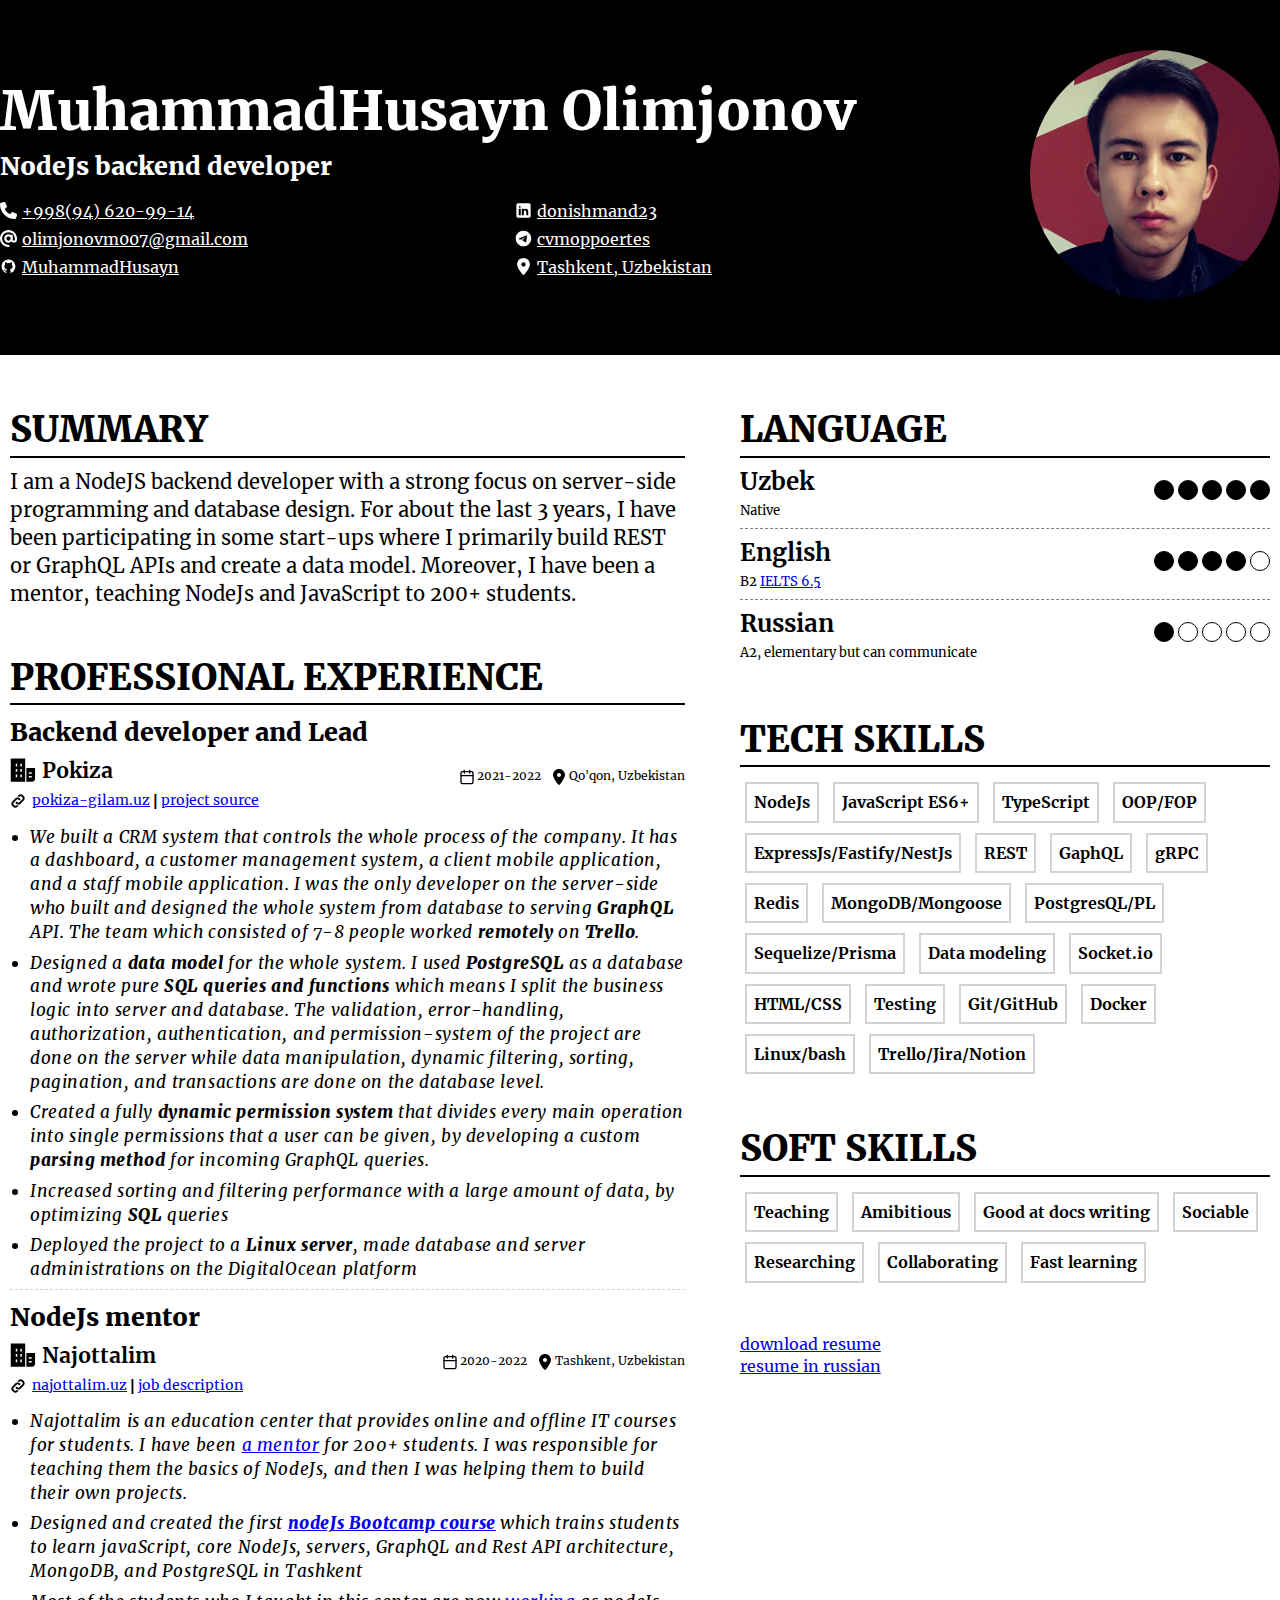
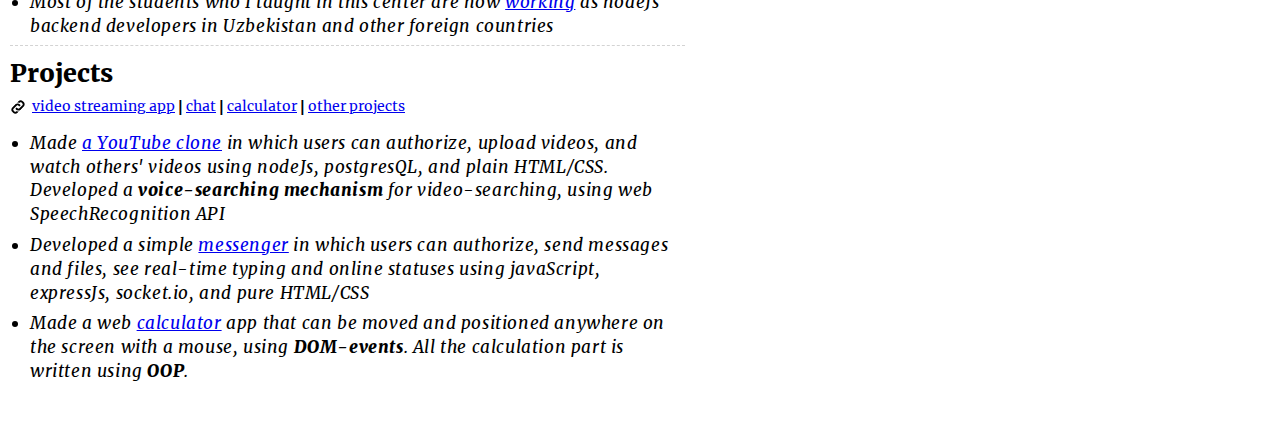
<file: index.html>
<!DOCTYPE html>
<html>
<head>
    <meta http-equiv="X-UA-Compatible" content="IE=edge">
    <link rel="stylesheet" href="https://necolas.github.io/normalize.css/8.0.1/normalize.css">
    <link rel="stylesheet" href="./styles/fonts.css">
    <link rel="stylesheet" href="./styles/styles.css">
    <title>resume</title>
</head>
<body>

    <header>
        <div class="container">
            <div class="user-info">
                <div class="user-info-top">
                    <h1>MuhammadHusayn Olimjonov</h1>
                    <h2>NodeJs backend developer</h2>
                </div>
                <ul class="user-links">
                    <li>
                        <a href="tel:+998946209914">
                            <img src="./images/phone-solid.svg" />
                            <span>+998(94) 620-99-14</span>
                        </a>
                    </li>
                    <li>
                        <a target="_blank" href="https://www.linkedin.com/in/donishmand23/">
                            <img src="./images/linkedin.svg" />
                            <span>donishmand23</span>
                        </a>
                    </li>
                    <li>
                        <a target="_blank" href="mailto:olimjonovm007@gmail.com">
                            <img src="./images/at-solid.svg" />
                            <span>olimjonovm007@gmail.com</span>
                        </a>
                    </li>
                    <li>
                        <a target="_blank" href="https://t.me/cvmoppoertes">
                            <img src="./images/telegram.svg" />
                            <span>cvmoppoertes</span>
                        </a>
                    </li>
                    <li>
                        <a target="_blank" href="https://github.com/MuhammadHusayn">
                            <img src="./images/github.svg" />
                            <span>MuhammadHusayn</span>
                        </a>
                    </li>
                    <li>
                        <a target="_blank" href="https://bit.ly/3czgkqK">
                            <img src="./images/location-white.svg" />
                            <span>Tashkent, Uzbekistan</span>
                        </a>
                    </li>
                </ul>
            </div>
            <div class="user-info-photo">
                <img src="./images/profile.jpg" alt="user-photo">
            </div>
        </div>
    </header>

    <main>
        <div class="container">
            <div class="left-side">

                <div class="summary-block block">
                    <div class="block-heading">
                        <h1>Summary</h1>
                        <hr>
                    </div>
                    <p>I am a NodeJS backend developer with a strong focus on server-side programming and database design. For about the last 3 years, I have been participating in some start-ups where I primarily build REST or GraphQL APIs and create a data model. Moreover, I have been a mentor, teaching NodeJs and JavaScript to 200+ students.</p>
                </div>

                <div class="experience-block block">
                    <div class="block-heading">
                        <h1>Professional experience</h1>
                        <hr>
                    </div>
                    <!-- pokiza section -->
                    <div class="experience-mini-block">
                        <h2>Backend developer and Lead</h2>
                        <div class="company-info">
                            <h3>
                                <img src="./images/company.svg" />
                                <span>Pokiza</span>
                            </h3>
                            <ul class="company-details">
                                <li>
                                    <img src="./images/calendar.svg" />
                                    <span>2021-2022</span>
                                </li>
                                <li>
                                    <img src="./images/location-black.svg" alt="">
                                    <span>Qo'qon, Uzbekistan</span>
                                </li>
                            </ul>
                        </div>
                        <div class="project-link">
                            <img src="./images/link.svg" />
                            <span>
                                <a target="_blank" href="https://pokiza-gilam.uz">pokiza-gilam.uz</a>
                                <span class="breaker">|</span>
                                <a target="_blank" href="https://bit.ly/pokiza">project source</a>
                            </span>
                        </div>
                        <ul class="bluepoints">
                            <li>
                                We built a CRM system that controls the whole process of the company. It has a dashboard, a customer management system, a client mobile application, and a staff mobile application.
                                I was the only developer on the server-side who built and designed the whole system from database to serving <b>GraphQL</b> API. The team which consisted of 7-8 people worked <b>remotely</b> on <b>Trello</b>.
                            </li>
                            <li>
                               Designed a <b>data model</b> for the whole system. I used <b>PostgreSQL</b> as a database and wrote pure <b>SQL queries and functions</b> which means I split the business logic into server and database. The validation, error-handling, authorization, authentication, and permission-system of the project are done on the server while data manipulation, dynamic filtering, sorting, pagination, and transactions are done on the database level.
                            </li>
                            <li>
                                Created a fully <b>dynamic permission system</b> that divides every main operation into single permissions that a user can be given, by developing a custom <b>parsing method</b> for incoming GraphQL queries.
                            </li>
                            <li>
                                Increased sorting and filtering performance with a large amount of data, by optimizing <b>SQL</b> queries
                            </li>
                            <li>
                                Deployed the project to a <b>Linux server</b>, made database and server administrations on the DigitalOcean platform
                            </li>
                        </ul>
                    </div>
                    <!-- end of pokiza section -->

                     <!-- najottalim section -->
                    <div class="experience-mini-block">
                        <h2>NodeJs mentor</h2>
                        <div class="company-info">
                            <h3>
                                <img src="./images/company.svg" />
                                <span>Najottalim</span>
                            </h3>
                            <ul class="company-details">
                                <li>
                                    <img src="./images/calendar.svg" />
                                    <span>2020-2022</span>
                                </li>
                                <li>
                                    <img src="./images/location-black.svg" alt="">
                                    <span>Tashkent, Uzbekistan</span>
                                </li>
                            </ul>
                        </div>
                        <div class="project-link">
                            <img src="./images/link.svg" />
                            <span>
                                <a target="_blank" href="https://najottalim.uz">najottalim.uz</a>
                                <span class="breaker">|</span>
                                <a target="_blank" href="https://youtu.be/ULZadE3EOa0?t=70">job description</a>
                            </span>
                        </div>
                        <ul class="bluepoints">
                            <li>
                                Najottalim is an education center that provides online and offline IT courses for students.  I have been <a href="https://youtu.be/ULZadE3EOa0?t=70">a mentor</a> for 200+ students. I was responsible for teaching them the basics of NodeJs, and then I was helping them to build their own projects.
                            </li>
                            <li>
                                Designed and created the first <b><a href="https://youtu.be/f6Hca7TwqUw?t=3501">nodeJs Bootcamp course</a></b> which trains students to learn javaScript, core NodeJs, servers, GraphQL and Rest API architecture, MongoDB, and PostgreSQL in Tashkent
                            </li>
                            <li>
                                Most of the students who I taught in this center are now <a href="https://t.me/donishmand23/116">working</a> as nodeJs backend developers in Uzbekistan and other foreign countries
                            </li>
                            
                        </ul>
                    </div>
                    <!-- end of najottalim section -->

                    <!-- pet projects section -->
                    <div class="experience-mini-block">
                        <h2>Projects</h2>
                        <div class="company-info">
                        </div>
                        <div class="project-link">
                            <img src="./images/link.svg" />
                            <span>
                                <a target="_blank" href="https://youtube-client-node.netlify.app">video streaming app</a>
                                <span class="breaker">|</span>
                                <a target="_blank" href="https://github.com/MuhammadHusayn/chat">chat</a>
                                <span class="breaker">|</span>
                                <a target="_blank" href="https://calculator03.netlify.app">calculator</a>
                                <span class="breaker">|</span>
                                <a target="_blank" href="https://github.com/MuhammadHusayn">other projects</a>
                            </span>
                        </div>
                        <ul class="bluepoints">
                            <li>
                                Made <a href="https://youtube-client-node.netlify.app">a YouTube clone</a> in which users can authorize, upload videos, and watch others' videos using nodeJs, postgresQL, and plain HTML/CSS. Developed a <b>voice-searching mechanism</b> for video-searching, using web SpeechRecognition API
                            </li>
                            <li>
                                Developed a simple <a href="https://github.com/MuhammadHusayn/chat">messenger</a> in which users can authorize, send messages and files, see real-time typing and online statuses using javaScript, expressJs, socket.io, and pure HTML/CSS
                            </li>
                            <li>
                                Made a web <a href="https://calculator03.netlify.app">calculator</a> app that can be moved and positioned anywhere on the screen with a mouse, using <b>DOM-events</b>. All the calculation part is written using <b>OOP</b>.
                            </li>
                        </ul>
                    </div>
                    <!-- end of pet projects section -->

                </div>

            </div>

            
            <div class="right-side">
                <!-- language section -->
                <div class="language-block block">
                    <div class="block-heading">
                        <h1>Language</h1>
                        <hr>
                    </div>
                    <ul>
                        <li>
                            <div class="text">
                                <h2>Uzbek</h2>
                                <span>Native</span>
                            </div>
                            <div class="diagram">
                                <span class="black-circle"></span>
                                <span class="black-circle"></span>
                                <span class="black-circle"></span>
                                <span class="black-circle"></span>
                                <span class="black-circle"></span>
                            </div>
                        </li>
                        <li>
                            <div class="text">
                                <h2>English</h2>
                                <span>B2 <a href="./images/ielts.jpg">IELTS 6.5</a></span>
                            </div>
                            <div class="diagram">
                                <span class="black-circle"></span>
                                <span class="black-circle"></span>
                                <span class="black-circle"></span>
                                <span class="black-circle"></span>
                                <span></span>
                            </div>
                        </li>
                        <li>
                            <div class="text">
                                <h2>Russian</h2>
                                <span>A2, elementary but can communicate</span>
                            </div>
                            <div class="diagram">
                                <span class="black-circle"></span>
                                <span></span>
                                <span></span>
                                <span></span>
                                <span></span>
                            </div>
                        </li>
                    </ul>
                </div>
                <!-- end of language section -->

                <!-- skills section -->
                <div class="skills-block block">
                    <div class="block-heading">
                        <h1>Tech SKILLS</h1>
                        <hr>
                    </div>
                    <ul>
                        <li>NodeJs</li>
                        <li>JavaScript ES6+</li>
                        <li>TypeScript</li>
                        <li>OOP/FOP</li>
                        <li>ExpressJs/Fastify/NestJs</li>
                        <li>REST</li>
                        <li>GaphQL</li>
                        <li>gRPC</li>
                        <li>Redis</li>
                        <li>MongoDB/Mongoose</li>
                        <li>PostgresQL/PL</li>
                        <li>Sequelize/Prisma</li>
                        <li>Data modeling</li>
                        <li>Socket.io</li>
                        <li>HTML/CSS</li>
                        <li>Testing</li>
                        <li>Git/GitHub</li>
                        <li>Docker</li>
                        <li>Linux/bash</li>
                        <li>Trello/Jira/Notion</li>
                    </ul>
                </div>

                <div class="skills-block block">
                    <div class="block-heading">
                        <h1>Soft SKILLS</h1>
                        <hr>
                    </div>
                    <ul>
                        <li>Teaching</li>
                        <li>Amibitious</li>
                        <li>Good at docs writing</li>
                        <li>Sociable</li>
                        <li>Researching</li>
                        <li>Collaborating</li>
                        <li>Fast learning</li>
                    </ul>
                </div>
                <!-- end of skills section -->

                <ul>
                    <li>
                        <a download href="./files/resume-english.pdf">download resume</a>
                    </li>
                    <li>
                        <a href="./russian.variant.html">resume in russian</a>
                    </li>
                </ul>

            </div>
        </div>
    </main>
    
</body>
</html>
</file>
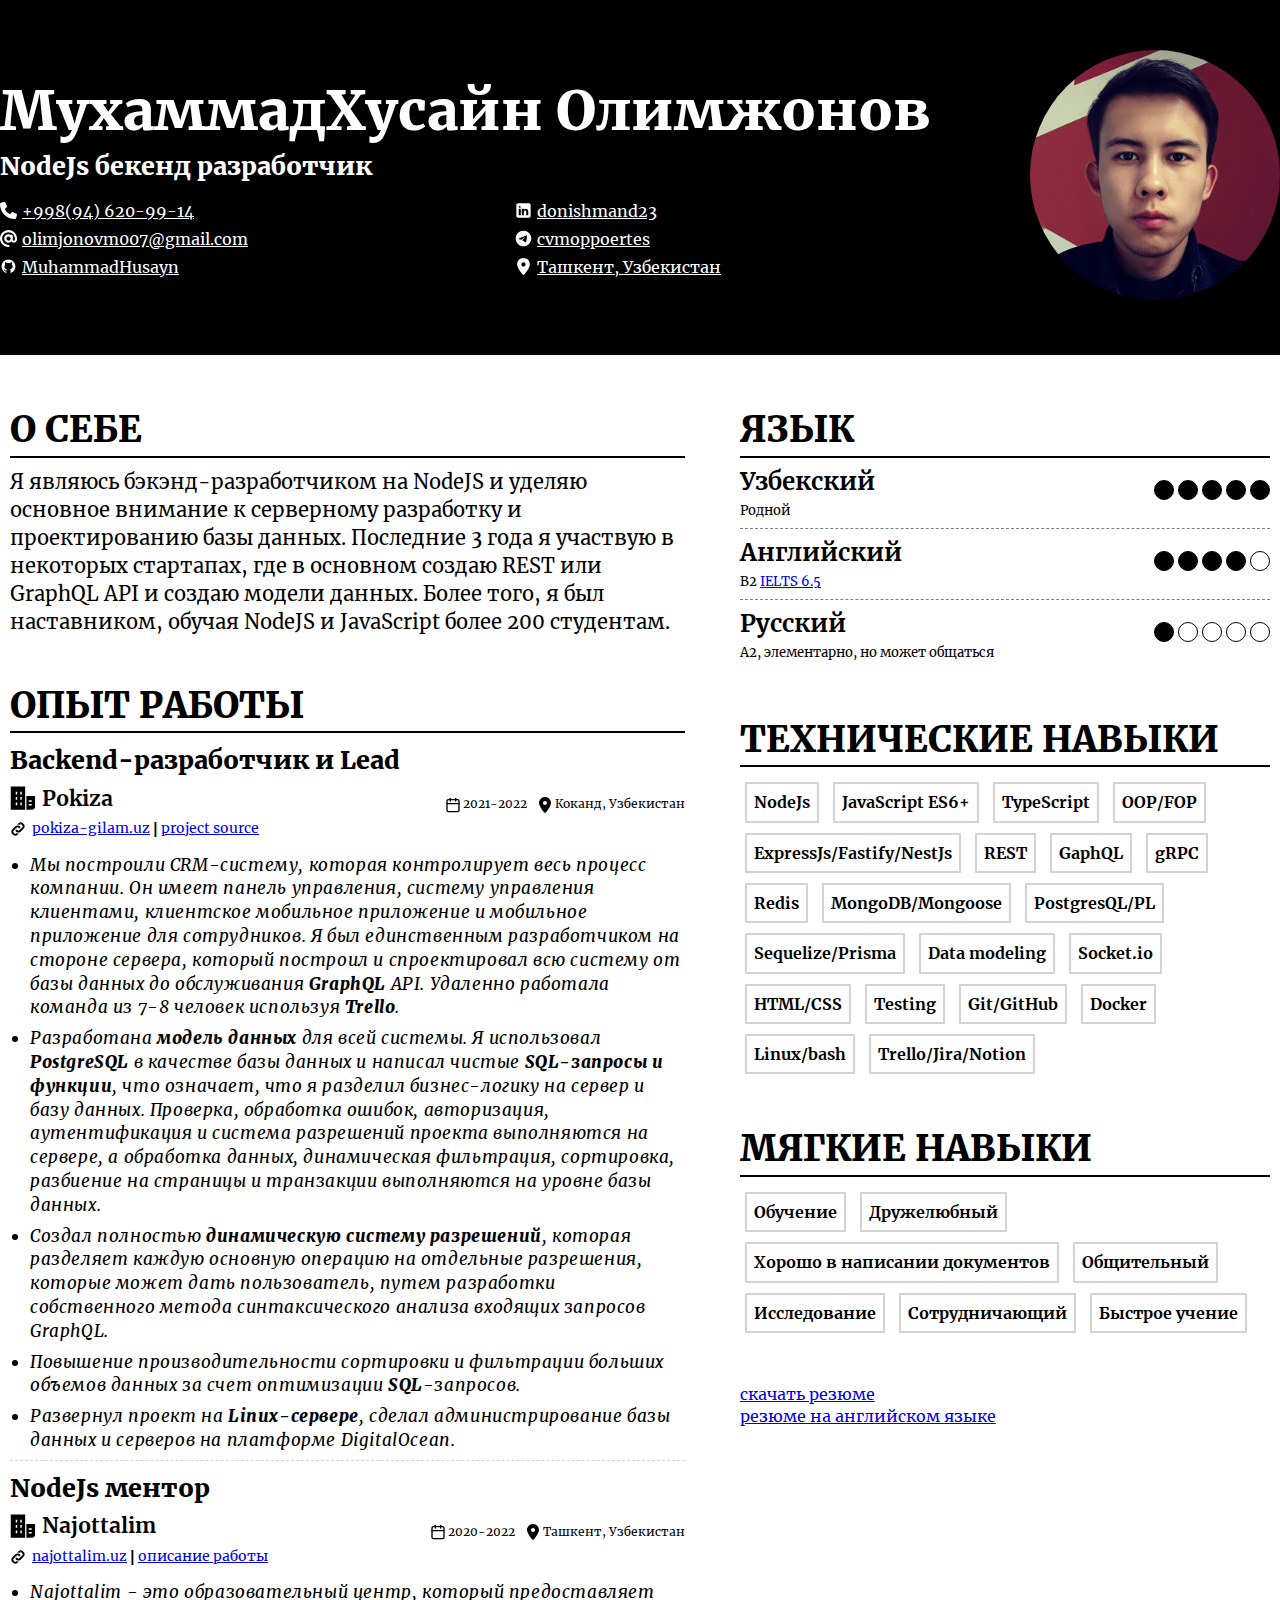
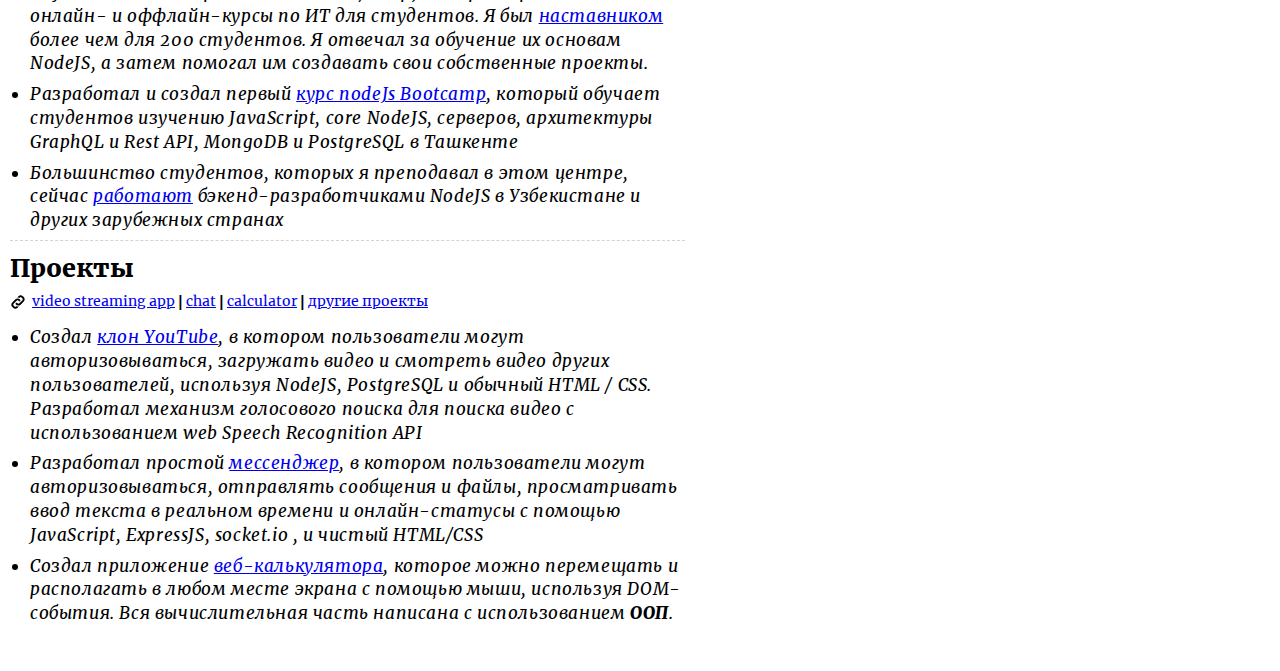
<file: russian.variant.html>
<!DOCTYPE html>
<html>
<head>
    <meta http-equiv="X-UA-Compatible" content="IE=edge">
    <link rel="stylesheet" href="https://necolas.github.io/normalize.css/8.0.1/normalize.css">
    <link rel="stylesheet" href="./styles/fonts.css">
    <link rel="stylesheet" href="./styles/styles.css">
    <title>resume</title>
</head>
<body>

    <header>
        <div class="container">
            <div class="user-info">
                <div class="user-info-top">
                    <h1>МухаммадХусайн Олимжонов</h1>
                    <h2>NodeJs бекенд разработчик</h2>
                </div>
                <ul class="user-links">
                    <li>
                        <a href="tel:+998946209914">
                            <img src="./images/phone-solid.svg" />
                            <span>+998(94) 620-99-14</span>
                        </a>
                    </li>
                    <li>
                        <a target="_blank" href="https://www.linkedin.com/in/donishmand23/">
                            <img src="./images/linkedin.svg" />
                            <span>donishmand23</span>
                        </a>
                    </li>
                    <li>
                        <a target="_blank" href="mailto:olimjonovm007@gmail.com">
                            <img src="./images/at-solid.svg" />
                            <span>olimjonovm007@gmail.com</span>
                        </a>
                    </li>
                    <li>
                        <a target="_blank" href="https://t.me/cvmoppoertes">
                            <img src="./images/telegram.svg" />
                            <span>cvmoppoertes</span>
                        </a>
                    </li>
                    <li>
                        <a target="_blank" href="https://github.com/MuhammadHusayn">
                            <img src="./images/github.svg" />
                            <span>MuhammadHusayn</span>
                        </a>
                    </li>
                    <li>
                        <a target="_blank" href="https://bit.ly/3czgkqK">
                            <img src="./images/location-white.svg" />
                            <span>Ташкент, Узбекистан</span>
                        </a>
                    </li>
                </ul>
            </div>
            <div class="user-info-photo">
                <img src="./images/profile.jpg" alt="user-photo">
            </div>
        </div>
    </header>

    <main>
        <div class="container">
            <div class="left-side">

                <div class="summary-block block">
                    <div class="block-heading">
                        <h1>О СЕБЕ</h1>
                        <hr>
                    </div>
                    <p>Я являюсь бэкэнд-разработчиком на NodeJS и уделяю основное внимание к серверному разработку и проектированию базы данных. Последние 3 года я участвую в некоторых стартапах, где в основном создаю REST или GraphQL API и создаю модели данных. Более того, я был наставником, обучая NodeJS и JavaScript более 200 студентам.</p>
                </div>

                <div class="experience-block block">
                    <div class="block-heading">
                        <h1>ОПЫТ РАБОТЫ</h1>
                        <hr>
                    </div>
                    <!-- pokiza section -->
                    <div class="experience-mini-block">
                        <h2>Backend-разработчик и Lead</h2>
                        <div class="company-info">
                            <h3>
                                <img src="./images/company.svg" />
                                <span>Pokiza</span>
                            </h3>
                            <ul class="company-details">
                                <li>
                                    <img src="./images/calendar.svg" />
                                    <span>2021-2022</span>
                                </li>
                                <li>
                                    <img src="./images/location-black.svg" alt="">
                                    <span>Коканд, Узбекистан</span>
                                </li>
                            </ul>
                        </div>
                        <div class="project-link">
                            <img src="./images/link.svg" />
                            <span>
                                <a target="_blank" href="https://pokiza-gilam.uz">pokiza-gilam.uz</a>
                                <span class="breaker">|</span>
                                <a target="_blank" href="https://bit.ly/pokiza">project source</a>
                            </span>
                        </div>
                        <ul class="bluepoints">
                            <li>
                                Мы построили CRM-систему, которая контролирует весь процесс компании. Он имеет панель управления, систему управления клиентами, клиентское мобильное приложение и мобильное приложение для сотрудников. Я был единственным разработчиком на стороне сервера, который построил и спроектировал всю систему от базы данных до обслуживания <b>GraphQL</b> API. Удаленно работала команда из 7-8 человек используя <b>Trello</b>.
                            </li>
                            <li>
                               Разработана <b>модель данных</b> для всей системы. Я использовал <b>PostgreSQL</b> в качестве базы данных и написал чистые <b>SQL-запросы и функции</b>, что означает, что я разделил бизнес-логику на сервер и базу данных. Проверка, обработка ошибок, авторизация, аутентификация и система разрешений проекта выполняются на сервере, а обработка данных, динамическая фильтрация, сортировка, разбиение на страницы и транзакции выполняются на уровне базы данных.
                            </li>
                            <li>
                                Создал полностью <b>динамическую систему разрешений</b>, которая разделяет каждую основную операцию на отдельные разрешения, которые может дать пользователь, путем разработки собственного метода синтаксического анализа входящих запросов GraphQL.
                            </li>
                            <li>
                                Повышение производительности сортировки и фильтрации больших объемов данных за счет оптимизации    <b>SQL</b>-запросов.
                            </li>
                            <li>
                                Развернул проект на <b>Linux-сервере</b>, сделал администрирование базы данных и серверов на платформе DigitalOcean.
                            </li>
                        </ul>
                    </div>
                    <!-- end of pokiza section -->

                     <!-- najottalim section -->
                    <div class="experience-mini-block">
                        <h2>NodeJs ментор</h2>
                        <div class="company-info">
                            <h3>
                                <img src="./images/company.svg" />
                                <span>Najottalim</span>
                            </h3>
                            <ul class="company-details">
                                <li>
                                    <img src="./images/calendar.svg" />
                                    <span>2020-2022</span>
                                </li>
                                <li>
                                    <img src="./images/location-black.svg" alt="">
                                    <span>Ташкент, Узбекистан</span>
                                </li>
                            </ul>
                        </div>
                        <div class="project-link">
                            <img src="./images/link.svg" />
                            <span>
                                <a target="_blank" href="https://najottalim.uz">najottalim.uz</a>
                                <span class="breaker">|</span>
                                <a target="_blank" href="https://youtu.be/ULZadE3EOa0?t=70">описание работы</a>
                            </span>
                        </div>
                        <ul class="bluepoints">
                            <li>
                                Najottalim - это образовательный центр, который предоставляет онлайн- и оффлайн-курсы по ИТ для студентов. Я был <a href="https://youtu.be/ULZadE3EOa0?t=70">наставником</a> более чем для 200 студентов. Я отвечал за обучение их основам NodeJS, а затем помогал им создавать свои собственные проекты.
                            </li>
                            <li>
                                Разработал и создал первый <a href="https://youtu.be/f6Hca7TwqUw?t=3501">курс nodeJs Bootcamp</a>, который обучает студентов изучению JavaScript, core NodeJS, серверов, архитектуры GraphQL и Rest API, MongoDB и PostgreSQL в Ташкенте
                            </li>
                            <li>
                                Большинство студентов, которых я преподавал в этом центре, сейчас <a href="https://t.me/donishmand23/116">работают</a> бэкенд-разработчиками NodeJS в Узбекистане и других зарубежных странах
                            </li>
                            
                        </ul>
                    </div>
                    <!-- end of najottalim section -->

                    <!-- pet projects section -->
                    <div class="experience-mini-block">
                        <h2>Проекты</h2>
                        <div class="company-info">
                        </div>
                        <div class="project-link">
                            <img src="./images/link.svg" />
                            <span>
                                <a target="_blank" href="https://youtube-client-node.netlify.app">video streaming app</a>
                                <span class="breaker">|</span>
                                <a target="_blank" href="https://github.com/MuhammadHusayn/chat">chat</a>
                                <span class="breaker">|</span>
                                <a target="_blank" href="https://calculator03.netlify.app">calculator</a>
                                <span class="breaker">|</span>
                                <a target="_blank" href="https://github.com/MuhammadHusayn">другие проекты</a>
                            </span>
                        </div>
                        <ul class="bluepoints">
                            <li>
                                Создал <a href="https://youtube-client-node.netlify.app">клон YouTube</a>, в котором пользователи могут авторизовываться, загружать видео и смотреть видео других пользователей, используя NodeJS, PostgreSQL и обычный HTML / CSS. Разработал механизм голосового поиска для поиска видео с использованием web Speech Recognition API
                            </li>
                            <li>
                                Разработал простой <a href="https://github.com/MuhammadHusayn/chat">мессенджер</a>, в котором пользователи могут авторизовываться, отправлять сообщения и файлы, просматривать ввод текста в реальном времени и онлайн-статусы с помощью JavaScript, ExpressJS, socket.io , и чистый HTML/CSS
                            </li>
                            <li>
                                Создал приложение <a href="https://youtube-client-node.netlify.app">веб-калькулятора</a>, которое можно перемещать и располагать в любом месте экрана с помощью мыши, используя DOM-события. Вся вычислительная часть написана с использованием <b>ООП</b>.
                            </li>
                        </ul>
                    </div>
                    <!-- end of pet projects section -->

                </div>

            </div>

            
            <div class="right-side">
                <!-- language section -->
                <div class="language-block block">
                    <div class="block-heading">
                        <h1>язык</h1>
                        <hr>
                    </div>
                    <ul>
                        <li>
                            <div class="text">
                                <h2>Узбекский</h2>
                                <span>Родной</span>
                            </div>
                            <div class="diagram">
                                <span class="black-circle"></span>
                                <span class="black-circle"></span>
                                <span class="black-circle"></span>
                                <span class="black-circle"></span>
                                <span class="black-circle"></span>
                            </div>
                        </li>
                        <li>
                            <div class="text">
                                <h2>Английский</h2>
                                <span>B2 <a href="./images/ielts.jpg">IELTS 6.5</a></span>
                            </div>
                            <div class="diagram">
                                <span class="black-circle"></span>
                                <span class="black-circle"></span>
                                <span class="black-circle"></span>
                                <span class="black-circle"></span>
                                <span></span>
                            </div>
                        </li>
                        <li>
                            <div class="text">
                                <h2>Русский</h2>
                                <span>A2, элементарно, но может общаться</span>
                            </div>
                            <div class="diagram">
                                <span class="black-circle"></span>
                                <span></span>
                                <span></span>
                                <span></span>
                                <span></span>
                            </div>
                        </li>
                    </ul>
                </div>
                <!-- end of language section -->

                <!-- skills section -->
                <div class="skills-block block">
                    <div class="block-heading">
                        <h1>Технические НАВЫКИ</h1>
                        <hr>
                    </div>
                    <ul>
                        <li>NodeJs</li>
                        <li>JavaScript ES6+</li>
                        <li>TypeScript</li>
                        <li>OOP/FOP</li>
                        <li>ExpressJs/Fastify/NestJs</li>
                        <li>REST</li>
                        <li>GaphQL</li>
                        <li>gRPC</li>
                        <li>Redis</li>
                        <li>MongoDB/Mongoose</li>
                        <li>PostgresQL/PL</li>
                        <li>Sequelize/Prisma</li>
                        <li>Data modeling</li>
                        <li>Socket.io</li>
                        <li>HTML/CSS</li>
                        <li>Testing</li>
                        <li>Git/GitHub</li>
                        <li>Docker</li>
                        <li>Linux/bash</li>
                        <li>Trello/Jira/Notion</li>
                    </ul>
                </div>

                <div class="skills-block block">
                    <div class="block-heading">
                        <h1>мягкие навыки</h1>
                        <hr>
                    </div>
                    <ul>
                        <li>Обучение</li>
                        <li>Дружелюбный</li>
                        <li>Хорошо в написании документов</li>
                        <li>Общительный</li>
                        <li>Исследование</li>
                        <li>Сотрудничающий</li>
                        <li>Быстрое учение</li>
                    </ul>
                </div>
                <!-- end of skills section -->

                <ul>
                    <li>
                        <a download href="./files/resume-russian.pdf">скачать резюме</a>
                    </li>
                    <li>
                        <a href="./index.html">резюме на английском языке</a>
                    </li>
                </ul>

            </div>
        </div>
    </main>

</body>
</html>
</file>
<file: styles/fonts.css>
/* merriweather-300 - latin_cyrillic-ext_cyrillic */
@font-face {
  font-family: 'Merriweather';
  font-style: normal;
  font-weight: 300;
  src: url('../fonts/merriweather-v30-latin_cyrillic-ext_cyrillic-300.woff2') format('woff2'), /* Chrome 26+, Opera 23+, Firefox 39+ */
       url('../fonts/merriweather-v30-latin_cyrillic-ext_cyrillic-300.woff') format('woff'); /* Chrome 6+, Firefox 3.6+, IE 9+, Safari 5.1+ */
}
/* merriweather-300italic - latin_cyrillic-ext_cyrillic */
@font-face {
  font-family: 'Merriweather';
  font-style: italic;
  font-weight: 300;
  src: url('../fonts/merriweather-v30-latin_cyrillic-ext_cyrillic-300italic.woff2') format('woff2'), /* Chrome 26+, Opera 23+, Firefox 39+ */
       url('../fonts/merriweather-v30-latin_cyrillic-ext_cyrillic-300italic.woff') format('woff'); /* Chrome 6+, Firefox 3.6+, IE 9+, Safari 5.1+ */
}
/* merriweather-regular - latin_cyrillic-ext_cyrillic */
@font-face {
  font-family: 'Merriweather';
  font-style: normal;
  font-weight: 400;
  src: url('../fonts/merriweather-v30-latin_cyrillic-ext_cyrillic-regular.woff2') format('woff2'), /* Chrome 26+, Opera 23+, Firefox 39+ */
       url('../fonts/merriweather-v30-latin_cyrillic-ext_cyrillic-regular.woff') format('woff'); /* Chrome 6+, Firefox 3.6+, IE 9+, Safari 5.1+ */
}
/* merriweather-italic - latin_cyrillic-ext_cyrillic */
@font-face {
  font-family: 'Merriweather';
  font-style: italic;
  font-weight: 400;
  src: url('../fonts/merriweather-v30-latin_cyrillic-ext_cyrillic-italic.woff2') format('woff2'), /* Chrome 26+, Opera 23+, Firefox 39+ */
       url('../fonts/merriweather-v30-latin_cyrillic-ext_cyrillic-italic.woff') format('woff'); /* Chrome 6+, Firefox 3.6+, IE 9+, Safari 5.1+ */
}
/* merriweather-700 - latin_cyrillic-ext_cyrillic */
@font-face {
  font-family: 'Merriweather';
  font-style: normal;
  font-weight: 700;
  src: url('../fonts/merriweather-v30-latin_cyrillic-ext_cyrillic-700.woff2') format('woff2'), /* Chrome 26+, Opera 23+, Firefox 39+ */
       url('../fonts/merriweather-v30-latin_cyrillic-ext_cyrillic-700.woff') format('woff'); /* Chrome 6+, Firefox 3.6+, IE 9+, Safari 5.1+ */
}
/* merriweather-700italic - latin_cyrillic-ext_cyrillic */
@font-face {
  font-family: 'Merriweather';
  font-style: italic;
  font-weight: 700;
  src: url('../fonts/merriweather-v30-latin_cyrillic-ext_cyrillic-700italic.woff2') format('woff2'), /* Chrome 26+, Opera 23+, Firefox 39+ */
       url('../fonts/merriweather-v30-latin_cyrillic-ext_cyrillic-700italic.woff') format('woff'); /* Chrome 6+, Firefox 3.6+, IE 9+, Safari 5.1+ */
}
/* merriweather-900 - latin_cyrillic-ext_cyrillic */
@font-face {
  font-family: 'Merriweather';
  font-style: normal;
  font-weight: 900;
  src: url('../fonts/merriweather-v30-latin_cyrillic-ext_cyrillic-900.woff2') format('woff2'), /* Chrome 26+, Opera 23+, Firefox 39+ */
       url('../fonts/merriweather-v30-latin_cyrillic-ext_cyrillic-900.woff') format('woff'); /* Chrome 6+, Firefox 3.6+, IE 9+, Safari 5.1+ */
}
/* merriweather-900italic - latin_cyrillic-ext_cyrillic */
@font-face {
  font-family: 'Merriweather';
  font-style: italic;
  font-weight: 900;
  src: url('../fonts/merriweather-v30-latin_cyrillic-ext_cyrillic-900italic.woff2') format('woff2'), /* Chrome 26+, Opera 23+, Firefox 39+ */
       url('../fonts/merriweather-v30-latin_cyrillic-ext_cyrillic-900italic.woff') format('woff'); /* Chrome 6+, Firefox 3.6+, IE 9+, Safari 5.1+ */
}
</file>
<file: styles/styles.css>
/* GENERAL */
* {
    box-sizing: border-box!important;
    margin: 0;
    padding: 0;
}

ul {
    list-style-type: none;
}

body {
    font-family: 'Merriweather', serif;
    line-height: 1.4;
}

b {
    font-weight: 800;
}


.container {
    width: 1300px;
    padding: 0 10px;
}

.breaker {
    display: block;
    margin: 0 2px;
    font-weight: 900;
}

.block {
    margin-bottom: 45px;
}

.block-heading {
    display: flex;
    flex-direction: column;
    width: 100%;
}

.block-heading h1 {
    font-size: 36px;
    font-weight: 900;
    margin: 0;
    text-transform: uppercase;
}

.block-heading hr {
    width: 100%;
    height: 2px;
    background-color: black;
    border: none;
}

/* HEADER */

header {
    display: flex;
    justify-content: center;
    background-color: black;
    color: white;
}

header .container {
    display: flex;
    justify-content: space-between;
    align-items: center;
    padding: 50px 0px;
}

header .user-info-photo > img {
    width: 250px;
    height: 250px;
    border-radius: 50%;
}

.user-info h1 {
    font-size: 55px;
    font-weight: 900;
    margin: 0;
}

.user-info h2 {
    font-size: 25px;
    font-weight: 900;
}

.user-links {
    display: flex;
    flex-wrap: wrap;
    margin-top: 16px;
}

.user-links li {
    width: 50%;
    margin-bottom: 3px;
}

.user-links a {
    display: inline-flex;
    align-items: center;
    color: white;
    font-weight: 500;
    text-decoration: underline;
    font-size: 16px;
}

.user-links a:hover {
    opacity: 0.7;
}

.user-links img {
    width: 17px;
    height: 17px;
    margin: 0;
    margin-right: 5px;
}

/* MAIN */
/* LEFT SIDE */
main {
    display: flex;
    justify-content: center;
    margin-top: 50px;
}

main .container {
    display: flex;
}

.left-side {
    width: 56%;
    margin-right: 55px;
}

.right-side {
    width: 44%;
}

/* SUMMARY BLOCK */
.summary-block p {
    font-size: 20px;
    font-weight: 500;
    margin-top: 10px;
}

/* EXPERIENCE BLOCK */
.experience-mini-block > h2 {
    font-weight: 800;
    font-size: 25px;
}

.company-info {
    display: flex;
    justify-content: space-between;
    align-items: flex-end;
    margin-bottom: 3px;
}

.company-info > h3 {
    display: flex;
    align-items: flex-end;
    font-weight: 600;
    font-size: 21px;
}

.company-info > h3 img {
    box-sizing: border-box;
    width: 40px;
    height: 40px;
    margin-bottom: -5px;
    margin-left: -8px;
}

.experience-mini-block {
    margin-top: 10px;
}

.experience-mini-block:not(:last-child) {
    border-bottom: 1px dashed lightgrey;
}

.company-details {
    margin-left: auto;
}

.experience-mini-block .company-details {
    display: flex;
    font-size: 12px;
    font-weight: 500;
}

.experience-mini-block .company-details a {
    text-decoration: none;
    color: black;
}

.experience-mini-block .company-details li {
    display: flex;
    align-items: center;
    margin-left: 10px;
}

.experience-mini-block .company-details img {
    width: 16px;
    height: 16px;
    margin-right: 2px;
}

.project-link > span {
    display: inline-flex;
    flex-direction: row;
}

.project-link img {
    width: 20px;
    height: 8px;
    object-fit: cover;
    transform: rotate(-45deg);
    margin-left: -2px;
}

.project-link a {
    font-size: 14px;
}

.bluepoints {
    margin-top: 12px;
    list-style-type: disc;
    margin-left: 20px;
    font-size: 17px;
    font-style: italic;
    letter-spacing: 0.6px;
}

.bluepoints li {
    margin-bottom: 7px;
}

/* LANGUAGE BLOCK */
.language-block li {
    display: flex;
    justify-content: space-between;
    align-items: center;
    padding: 7px 0;
}

.language-block li:nth-child(even) {
    border-bottom: 1px dashed grey;
    border-top: 1px dashed grey;
}

.language-block .text span {
    font-size: 13px;
}

.language-block .diagram span {
    display: inline-block;
    width: 20px;
    height: 20px;
    border-radius: 50%;
    border: 0.5px solid black
}

.black-circle {
    background-color: black;
}

/* SKILLS BLOCK */
.skills-block ul {
    font-display: flex;
    flex-wrap: wrap;
    justify-content: center;
    margin-top: 10px;
}

.skills-block ul li {
    display: inline-flex;
    justify-content: center;
    align-items: center;
    padding: 7px;
    border: 2px solid lightgrey;
    font-weight: 700;
    margin: 5px;
}
</file>
